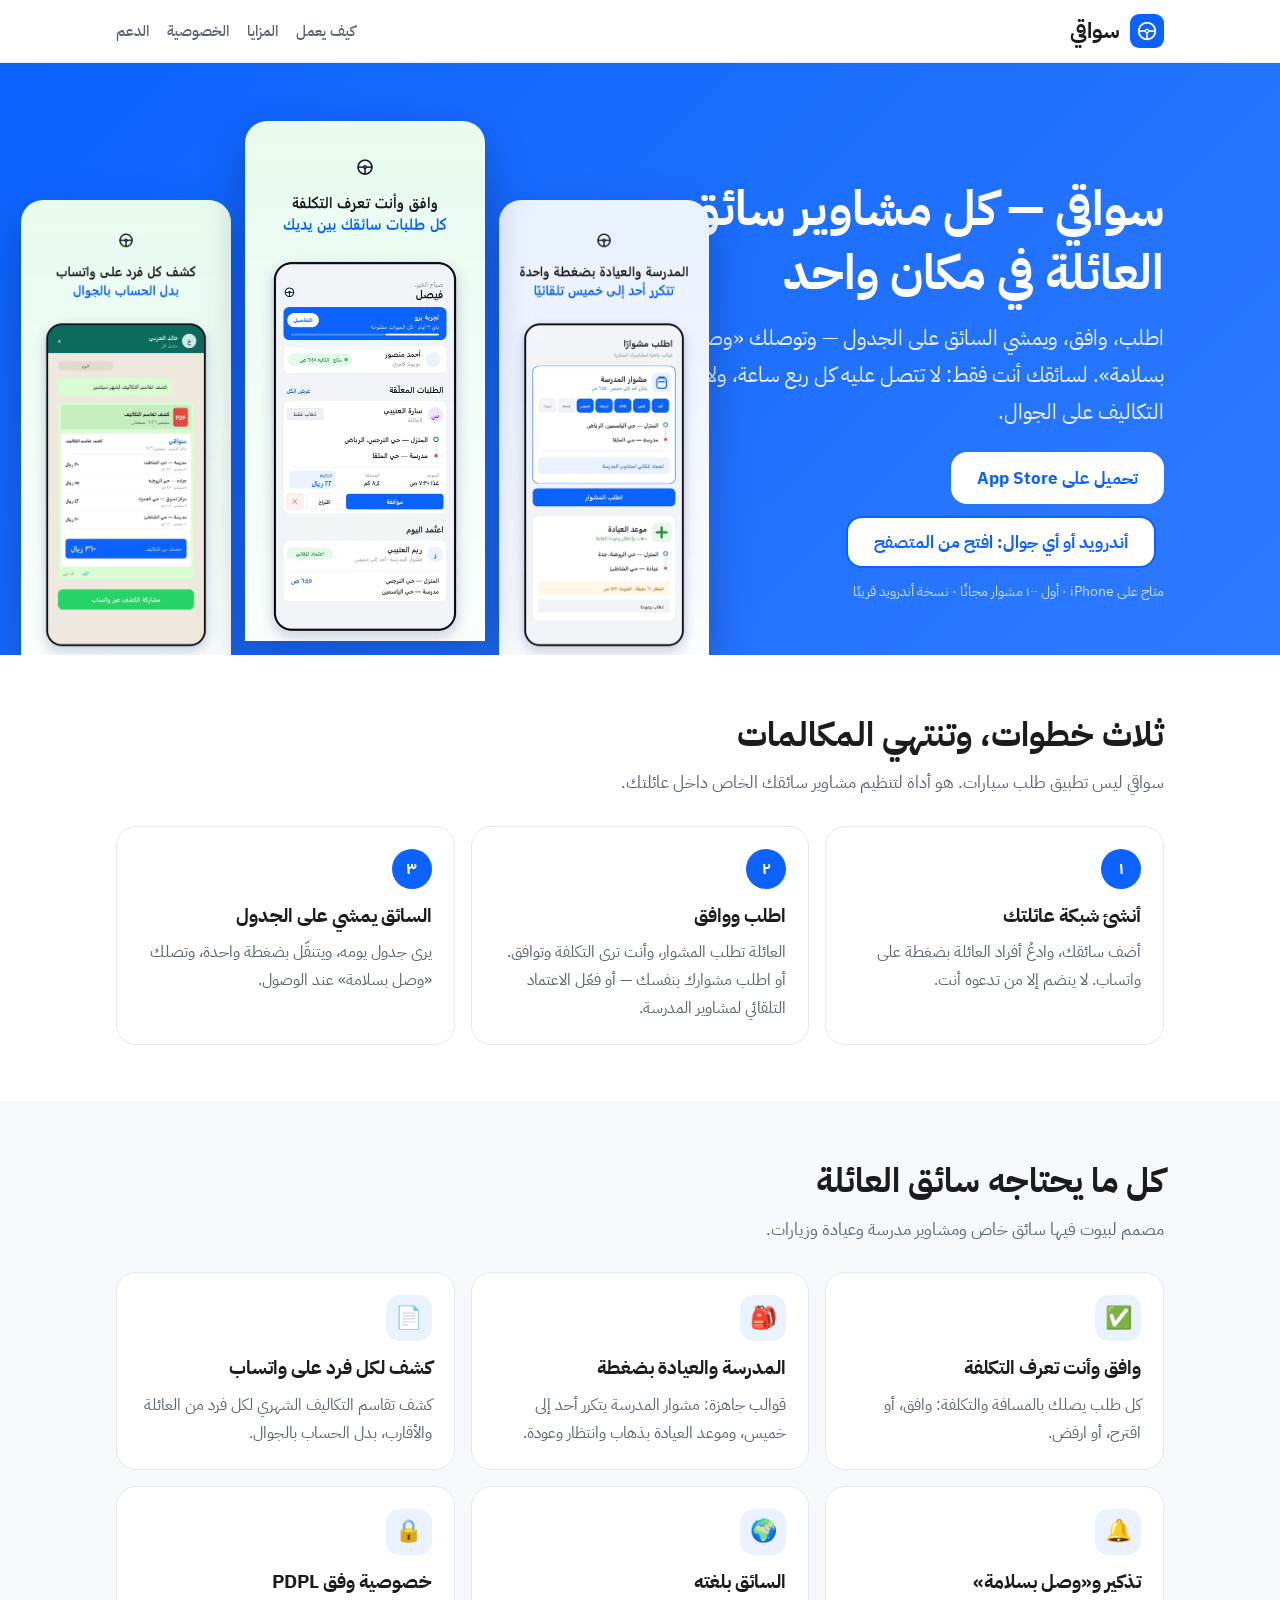
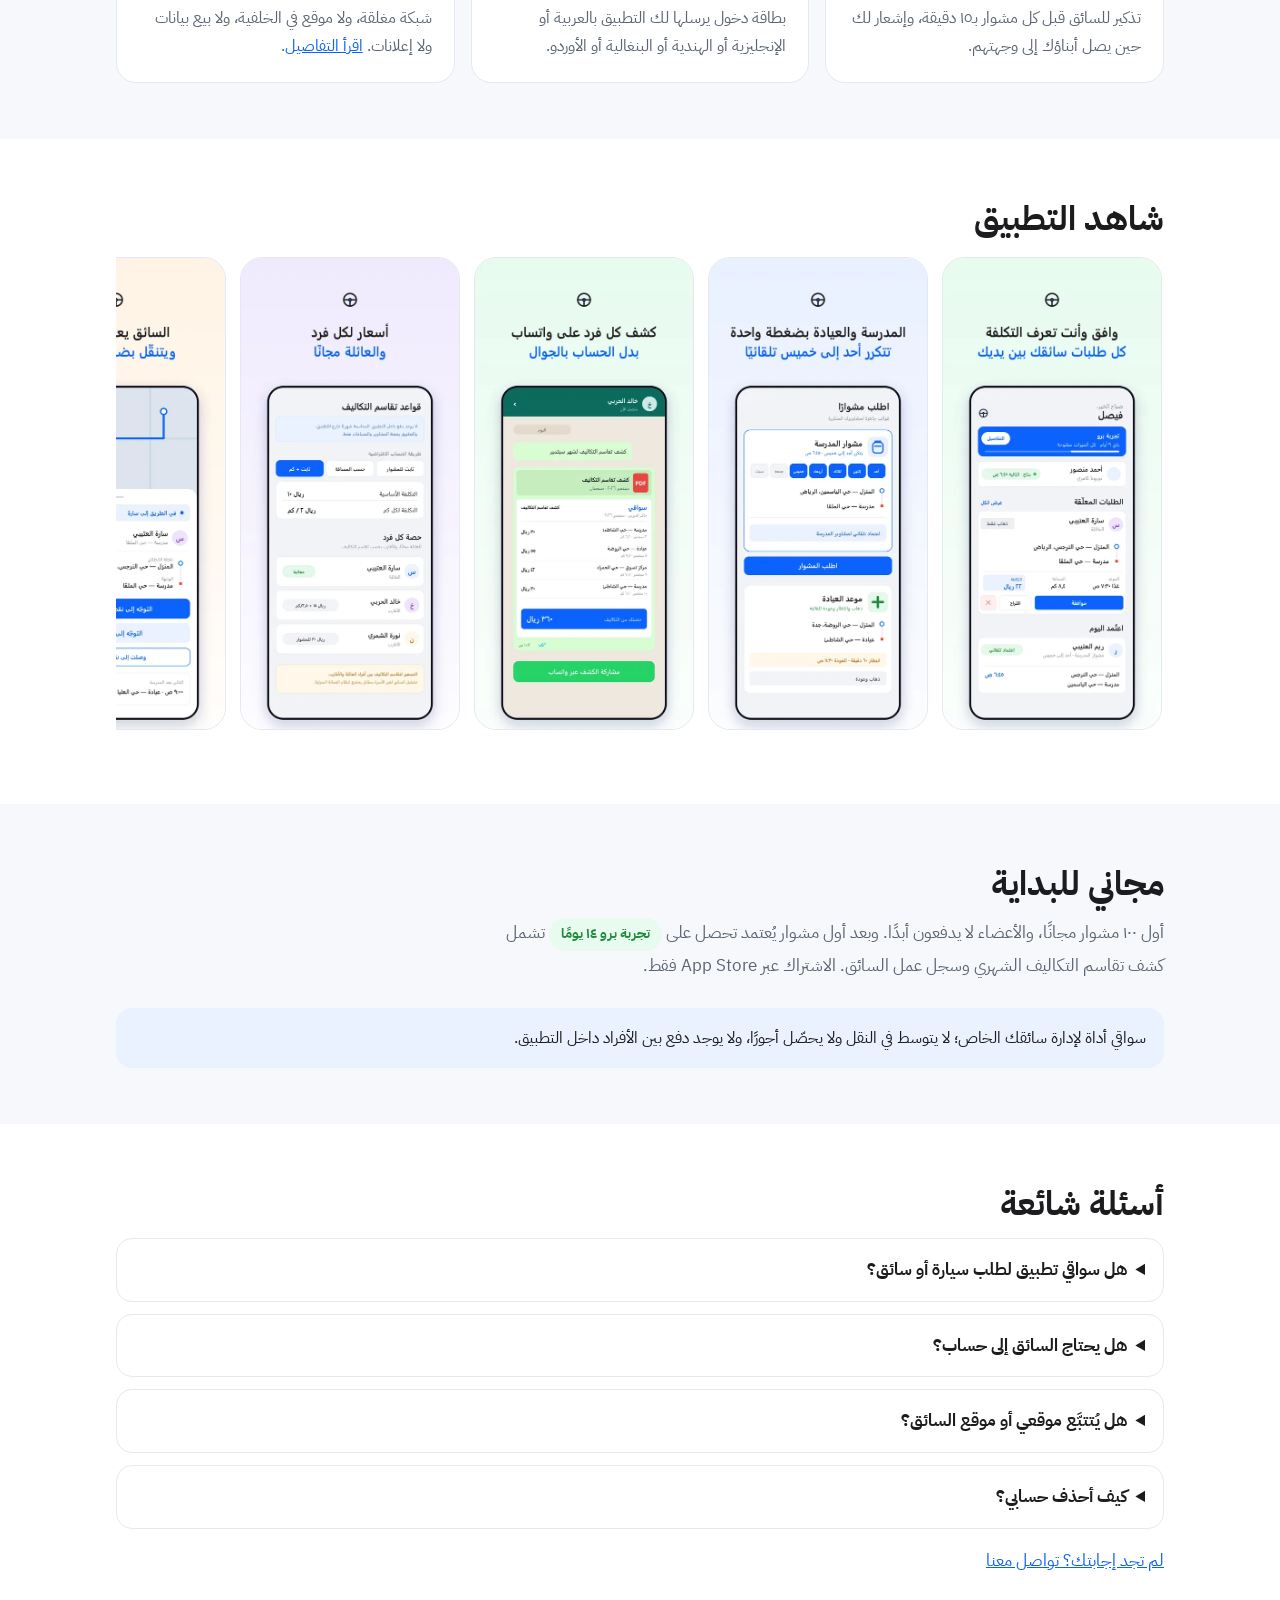
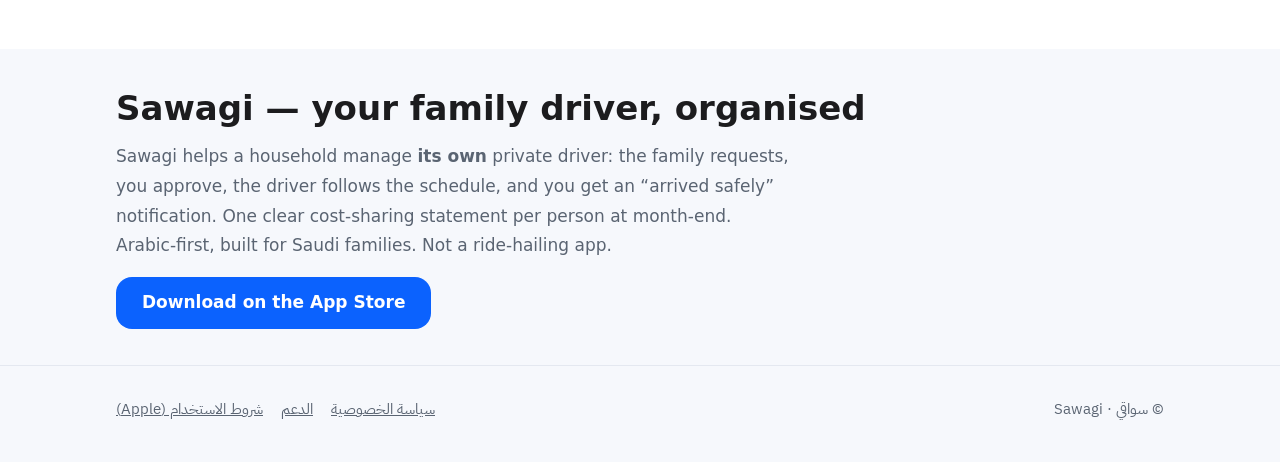
<file: index.html>
<!doctype html>
<html lang="ar" dir="rtl">
<head>
<meta charset="utf-8">
<meta name="viewport" content="width=device-width, initial-scale=1, viewport-fit=cover">
<title>سواقي — كل مشاوير سائق العائلة في مكان واحد</title>
<meta name="description" content="سواقي ينظّم مشاوير سائقك الخاص: العائلة تطلب، وأنت توافق، والسائق يعرف جدوله. كشف واضح لتقاسم التكاليف، وإشعار «وصل بسلامة». لسائقك أنت فقط.">
<link rel="canonical" href="https://hassma0k.github.io/sawagi-site/">
<meta name="theme-color" content="#0B62FE">

<!-- Apple Smart App Banner (shows an "Open / Get" bar in Safari on iPhone) -->
<meta name="apple-itunes-app" content="app-id=6806620276, app-argument=https://hassma0k.github.io/sawagi-site/go.html?c=web">

<meta property="og:type" content="website">
<meta property="og:locale" content="ar_SA">
<meta property="og:title" content="سواقي — كل مشاوير سائق العائلة في مكان واحد">
<meta property="og:description" content="اطلب، وافق، ويمشي السائق على الجدول — وتوصلك «وصل بسلامة». لسائقك أنت فقط.">
<meta property="og:url" content="https://hassma0k.github.io/sawagi-site/">
<meta property="og:image" content="https://hassma0k.github.io/sawagi-site/assets/og-image.png">
<meta name="twitter:card" content="summary_large_image">

<link rel="icon" href="assets/favicon.png" type="image/png">
<link rel="apple-touch-icon" href="assets/apple-touch-icon.png">

<link rel="preconnect" href="https://fonts.googleapis.com">
<link rel="preconnect" href="https://fonts.gstatic.com" crossorigin>
<link href="https://fonts.googleapis.com/css2?family=IBM+Plex+Sans+Arabic:wght@400;500;600;700&display=swap" rel="stylesheet">
<link rel="stylesheet" href="assets/style.css">

<script type="application/ld+json">
{"@context":"https://schema.org","@type":"MobileApplication","name":"سواقي","alternateName":"Sawagi","operatingSystem":"iOS","applicationCategory":"LifestyleApplication","inLanguage":"ar","url":"https://hassma0k.github.io/sawagi-site/","installUrl":"https://apps.apple.com/sa/app/id6806620276","offers":{"@type":"Offer","price":"0","priceCurrency":"SAR"}}
</script>
</head>
<body>

<header class="site-header">
  <div class="wrap">
    <a class="brand" href="./"><img src="assets/logo.png" alt="" width="34" height="34"> سواقي</a>
    <nav class="nav" aria-label="القائمة">
      <a class="hide-sm" href="#how">كيف يعمل</a>
      <a class="hide-sm" href="#features">المزايا</a>
      <a href="privacy.html">الخصوصية</a>
      <a href="support.html">الدعم</a>
    </nav>
  </div>
</header>

<main>
<section class="hero">
  <div class="wrap">
    <div>
      <h1>سواقي — كل مشاوير سائق العائلة في مكان واحد</h1>
      <p class="lead">اطلب، وافق، ويمشي السائق على الجدول — وتوصلك «وصل بسلامة». لسائقك أنت فقط: لا تتصل عليه كل ربع ساعة، ولا تحسب التكاليف على الجوال.</p>
      <div class="cta">
        <a class="btn" href="go.html?c=web" id="cta-main">تحميل على App Store</a>
        <a class="btn" href="app/" style="background:#fff;color:#0B62FE;border:2px solid #0B62FE;margin-inline-start:8px">أندرويد أو أي جوال: افتح من المتصفح</a>
      </div>
      <small>متاح على iPhone · أول ١٠٠ مشوار مجانًا · نسخة أندرويد قريبًا</small>
    </div>
    <div class="phones" aria-hidden="true">
      <img src="assets/shot-templates.webp" alt="" width="480" height="1038" loading="eager">
      <img src="assets/shot-approval.webp" alt="" width="480" height="1038" loading="eager">
      <img src="assets/shot-statement.webp" alt="" width="480" height="1038" loading="lazy">
    </div>
  </div>
</section>

<section id="how">
  <div class="wrap">
    <h2>ثلاث خطوات، وتنتهي المكالمات</h2>
    <p class="sub">سواقي ليس تطبيق طلب سيارات. هو أداة لتنظيم مشاوير سائقك الخاص داخل عائلتك.</p>
    <div class="grid c3">
      <div class="card"><div class="step-n">١</div><h3>أنشئ شبكة عائلتك</h3><p>أضف سائقك، وادعُ أفراد العائلة بضغطة على واتساب. لا ينضم إلا من تدعوه أنت.</p></div>
      <div class="card"><div class="step-n">٢</div><h3>اطلب ووافق</h3><p>العائلة تطلب المشوار، وأنت ترى التكلفة وتوافق. أو اطلب مشوارك بنفسك — أو فعّل الاعتماد التلقائي لمشاوير المدرسة.</p></div>
      <div class="card"><div class="step-n">٣</div><h3>السائق يمشي على الجدول</h3><p>يرى جدول يومه، ويتنقّل بضغطة واحدة، وتصلك «وصل بسلامة» عند الوصول.</p></div>
    </div>
  </div>
</section>

<section class="soft" id="features">
  <div class="wrap">
    <h2>كل ما يحتاجه سائق العائلة</h2>
    <p class="sub">مصمم لبيوت فيها سائق خاص ومشاوير مدرسة وعيادة وزيارات.</p>
    <div class="grid c3">
      <div class="card"><div class="ico">✅</div><h3>وافق وأنت تعرف التكلفة</h3><p>كل طلب يصلك بالمسافة والتكلفة: وافق، أو اقترح، أو ارفض.</p></div>
      <div class="card"><div class="ico">🎒</div><h3>المدرسة والعيادة بضغطة</h3><p>قوالب جاهزة: مشوار المدرسة يتكرر أحد إلى خميس، وموعد العيادة بذهاب وانتظار وعودة.</p></div>
      <div class="card"><div class="ico">📄</div><h3>كشف لكل فرد على واتساب</h3><p>كشف تقاسم التكاليف الشهري لكل فرد من العائلة والأقارب، بدل الحساب بالجوال.</p></div>
      <div class="card"><div class="ico">🔔</div><h3>تذكير و«وصل بسلامة»</h3><p>تذكير للسائق قبل كل مشوار بـ١٥ دقيقة، وإشعار لك حين يصل أبناؤك إلى وجهتهم.</p></div>
      <div class="card"><div class="ico">🌍</div><h3>السائق بلغته</h3><p>بطاقة دخول يرسلها لك التطبيق بالعربية أو الإنجليزية أو الهندية أو البنغالية أو الأوردو.</p></div>
      <div class="card"><div class="ico">🔒</div><h3>خصوصية وفق PDPL</h3><p>شبكة مغلقة، ولا موقع في الخلفية، ولا بيع بيانات ولا إعلانات. <a href="privacy.html">اقرأ التفاصيل</a>.</p></div>
    </div>
  </div>
</section>

<section>
  <div class="wrap">
    <h2>شاهد التطبيق</h2>
    <div class="shots" aria-label="لقطات من التطبيق">
      <img src="assets/shot-approval.webp" alt="بطاقة الموافقة على طلب مشوار" width="480" height="1038" loading="lazy">
      <img src="assets/shot-templates.webp" alt="قوالب المدرسة والعيادة" width="480" height="1038" loading="lazy">
      <img src="assets/shot-statement.webp" alt="كشف تقاسم التكاليف على واتساب" width="480" height="1038" loading="lazy">
      <img src="assets/shot-pricing.webp" alt="حصة كل فرد" width="480" height="1038" loading="lazy">
      <img src="assets/shot-driver.webp" alt="شاشة السائق" width="480" height="1038" loading="lazy">
      <img src="assets/shot-private.webp" alt="بدعوة فقط" width="480" height="1038" loading="lazy">
    </div>
  </div>
</section>

<section class="soft">
  <div class="wrap">
    <h2>مجاني للبداية</h2>
    <p class="sub">أول ١٠٠ مشوار مجانًا، والأعضاء لا يدفعون أبدًا. وبعد أول مشوار يُعتمد تحصل على <span class="pill">تجربة برو ١٤ يومًا</span> تشمل كشف تقاسم التكاليف الشهري وسجل عمل السائق. الاشتراك عبر App Store فقط.</p>
    <div class="note">سواقي أداة لإدارة سائقك الخاص؛ لا يتوسط في النقل ولا يحصّل أجورًا، ولا يوجد دفع بين الأفراد داخل التطبيق.</div>
  </div>
</section>

<section>
  <div class="wrap">
    <h2>أسئلة شائعة</h2>
    <details><summary>هل سواقي تطبيق لطلب سيارة أو سائق؟</summary><p>لا. سواقي لتنظيم مشاوير سائقك الخاص الذي توظفه أنت. لا يعرض سائقين ولا يربطك بغرباء.</p></details>
    <details><summary>هل يحتاج السائق إلى حساب؟</summary><p>نعم، تنشئ له حسابًا من التطبيق ثم ترسل له بطاقة الدخول على واتساب بلغته.</p></details>
    <details><summary>هل يُتتبَّع موقعي أو موقع السائق؟</summary><p>لا نتتبع أحدًا في الخلفية. الموقع يُستخدم فقط عند اختيار نقطة الانطلاق أو عرض الطريق وأنت تستخدم التطبيق.</p></details>
    <details><summary>كيف أحذف حسابي؟</summary><p>من الإعدادات داخل التطبيق ← حذف الحساب. التفاصيل في <a href="support.html#delete">صفحة الدعم</a>.</p></details>
    <p><a href="support.html">لم تجد إجابتك؟ تواصل معنا</a></p>
  </div>
</section>

<section class="soft en" lang="en" dir="ltr" style="padding:36px 0">
  <div class="wrap">
    <h2>Sawagi — your family driver, organised</h2>
    <p class="sub" style="margin-bottom:16px">Sawagi helps a household manage <strong>its own</strong> private driver: the family requests, you approve, the driver follows the schedule, and you get an “arrived safely” notification. One clear cost-sharing statement per person at month-end. Arabic-first, built for Saudi families. Not a ride-hailing app.</p>
    <a class="btn" href="go.html?c=web">Download on the App Store</a>
  </div>
</section>
</main>

<footer>
  <div class="wrap">
    <div>© سواقي · Sawagi</div>
    <nav aria-label="روابط">
      <a href="privacy.html">سياسة الخصوصية</a>
      <a href="support.html">الدعم</a>
      <a href="https://www.apple.com/legal/internet-services/itunes/dev/stdeula/" rel="noopener">شروط الاستخدام (Apple)</a>
    </nav>
  </div>
</footer>
</body>
</html>
</file>
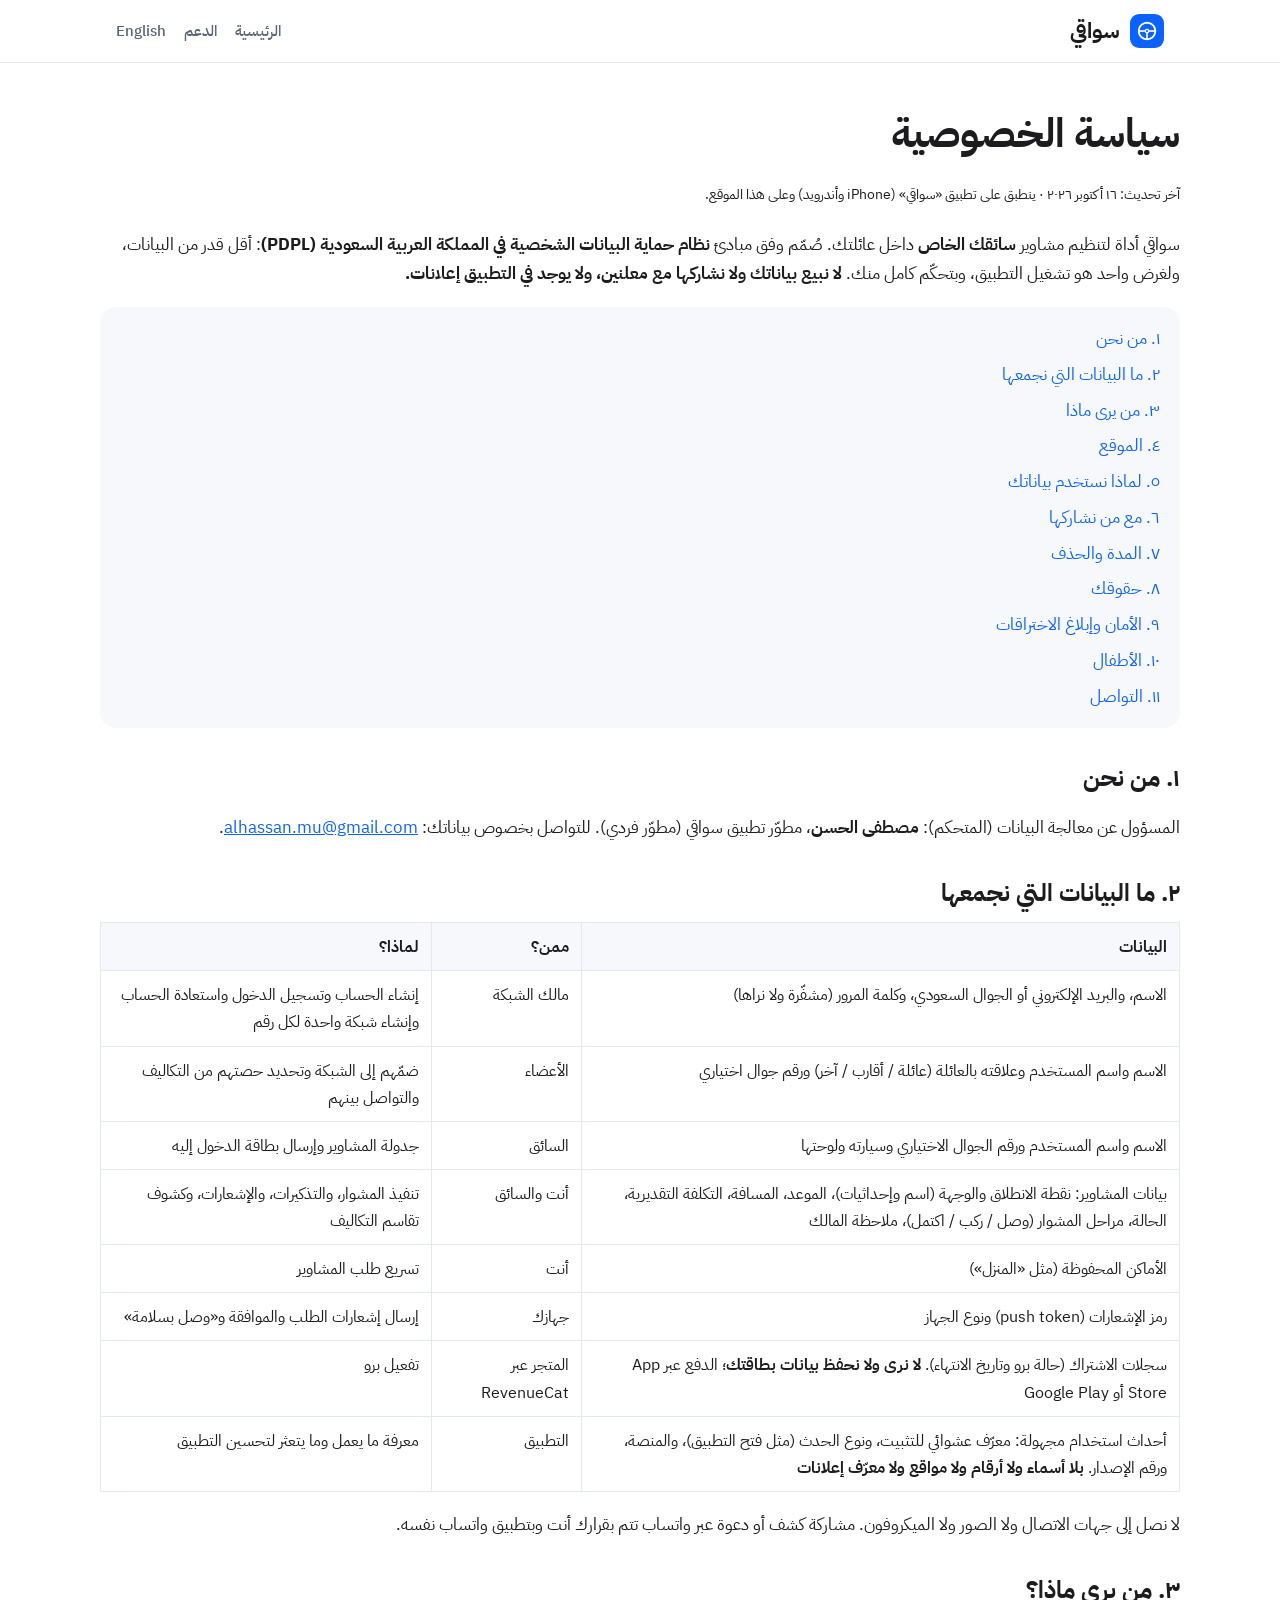
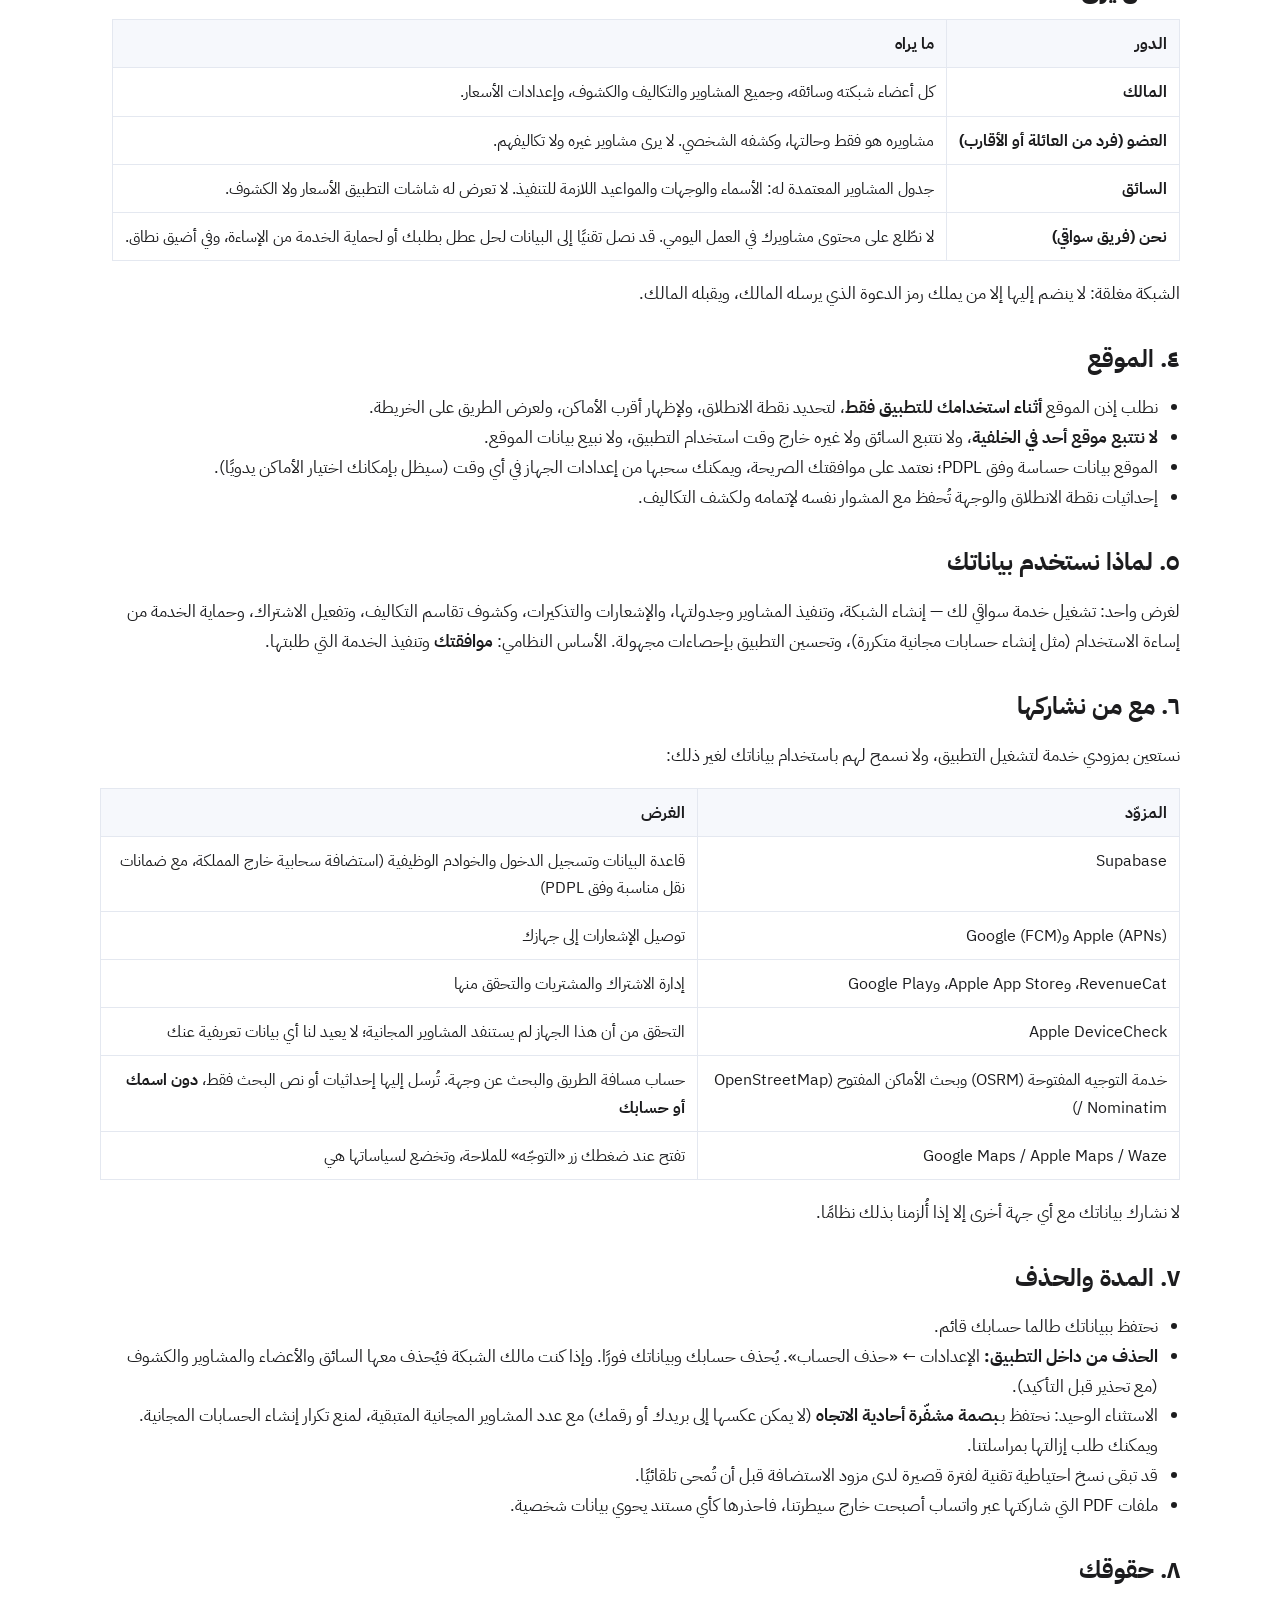
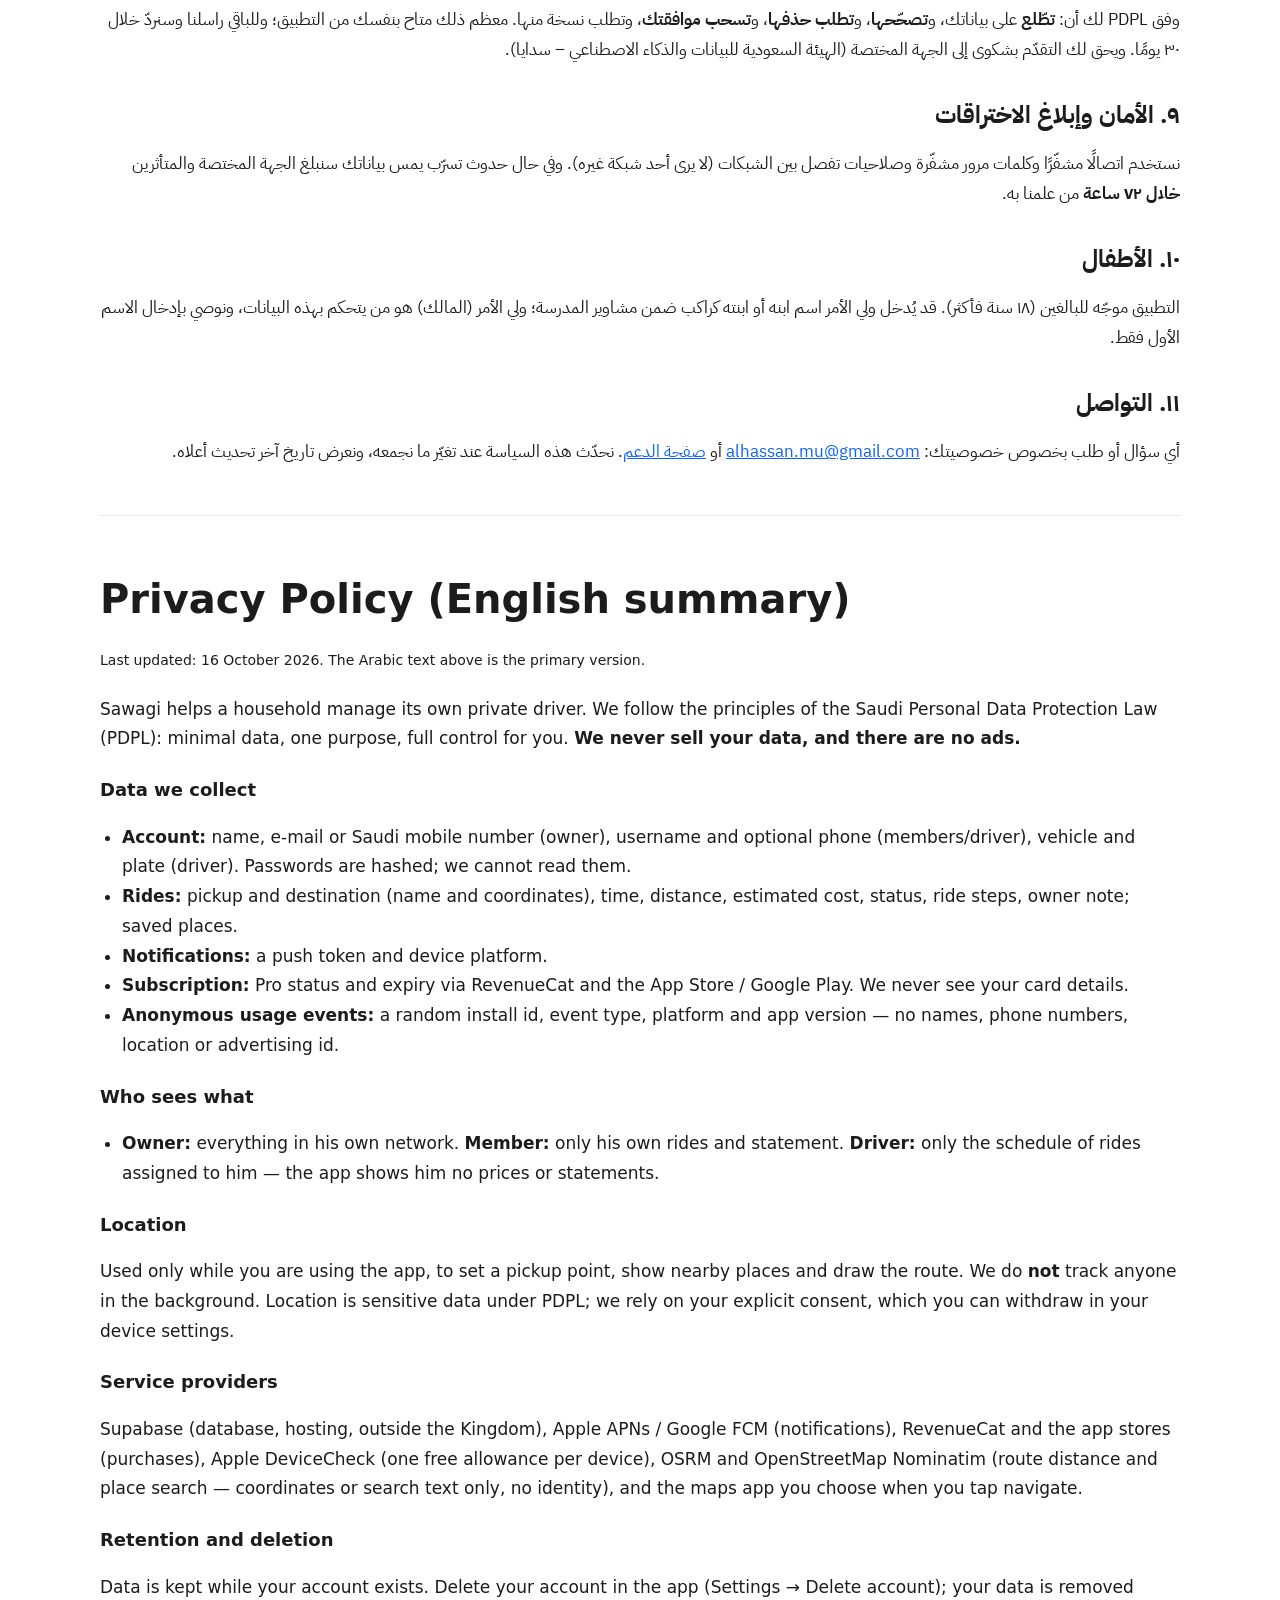
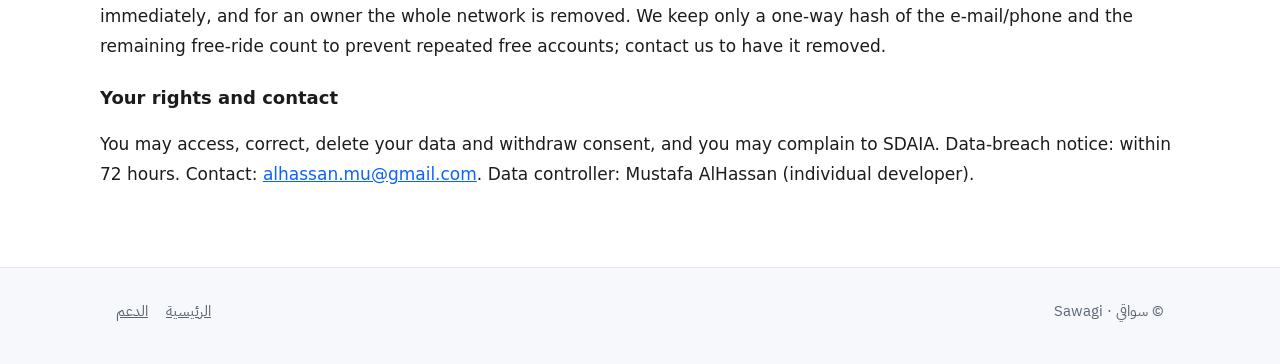
<file: privacy.html>
<!doctype html>
<html lang="ar" dir="rtl">
<head>
<meta charset="utf-8">
<meta name="viewport" content="width=device-width, initial-scale=1, viewport-fit=cover">
<title>سياسة الخصوصية — سواقي</title>
<meta name="description" content="سياسة خصوصية تطبيق سواقي وفق نظام حماية البيانات الشخصية السعودي (PDPL): ما البيانات التي نجمعها، ومن يراها، ومتى نستخدم الموقع، وكيف تحذف حسابك.">
<link rel="canonical" href="https://hassma0k.github.io/sawagi-site/privacy.html">
<meta name="theme-color" content="#0B62FE">
<link rel="icon" href="assets/favicon.png" type="image/png">
<link rel="apple-touch-icon" href="assets/apple-touch-icon.png">
<link rel="preconnect" href="https://fonts.googleapis.com">
<link rel="preconnect" href="https://fonts.gstatic.com" crossorigin>
<link href="https://fonts.googleapis.com/css2?family=IBM+Plex+Sans+Arabic:wght@400;500;600;700&display=swap" rel="stylesheet">
<link rel="stylesheet" href="assets/style.css">
<!--
  BEFORE PUBLISHING (founder checklist — see DEPLOY.md):
  1. Confirm the Supabase project region (Supabase dashboard > Project Settings > General) and keep section 6 wording ("خارج المملكة") if it is not in Saudi Arabia.
  2. alhassan.mu@gmail.com must exist (Cloudflare Email Routing) — otherwise replace it everywhere.
  This page is a plain-language notice, not legal advice. A lawyer should review it before any paid campaign or partner deal.
-->
</head>
<body>
<header class="site-header">
  <div class="wrap">
    <a class="brand" href="./"><img src="assets/logo.png" alt="" width="34" height="34"> سواقي</a>
    <nav class="nav" aria-label="القائمة">
      <a href="index.html" class="hide-sm">الرئيسية</a>
      <a href="support.html">الدعم</a>
      <a href="#en">English</a>
    </nav>
  </div>
</header>

<main class="wrap page">
  <h1>سياسة الخصوصية</h1>
  <p class="updated">آخر تحديث: ١٦ أكتوبر ٢٠٢٦ · ينطبق على تطبيق «سواقي» (iPhone وأندرويد) وعلى هذا الموقع.</p>

  <p>سواقي أداة لتنظيم مشاوير <strong>سائقك الخاص</strong> داخل عائلتك. صُمّم وفق مبادئ <strong>نظام حماية البيانات الشخصية في المملكة العربية السعودية (PDPL)</strong>: أقل قدر من البيانات، ولغرض واحد هو تشغيل التطبيق، وبتحكّم كامل منك. <strong>لا نبيع بياناتك ولا نشاركها مع معلنين، ولا يوجد في التطبيق إعلانات.</strong></p>

  <div class="toc">
    <a href="#who">١. من نحن</a>
    <a href="#data">٢. ما البيانات التي نجمعها</a>
    <a href="#see">٣. من يرى ماذا</a>
    <a href="#location">٤. الموقع</a>
    <a href="#why">٥. لماذا نستخدم بياناتك</a>
    <a href="#share">٦. مع من نشاركها</a>
    <a href="#keep">٧. المدة والحذف</a>
    <a href="#rights">٨. حقوقك</a>
    <a href="#security">٩. الأمان وإبلاغ الاختراقات</a>
    <a href="#kids">١٠. الأطفال</a>
    <a href="#contact">١١. التواصل</a>
  </div>

  <h2 id="who">١. من نحن</h2>
  <p>المسؤول عن معالجة البيانات (المتحكم): <strong>مصطفى الحسن</strong>، مطوّر تطبيق سواقي (مطوّر فردي). للتواصل بخصوص بياناتك: <a href="mailto:alhassan.mu@gmail.com">alhassan.mu@gmail.com</a>.</p>

  <h2 id="data">٢. ما البيانات التي نجمعها</h2>
  <table>
    <thead><tr><th>البيانات</th><th>ممن؟</th><th>لماذا؟</th></tr></thead>
    <tbody>
      <tr><td>الاسم، والبريد الإلكتروني أو الجوال السعودي، وكلمة المرور (مشفّرة ولا نراها)</td><td>مالك الشبكة</td><td>إنشاء الحساب وتسجيل الدخول واستعادة الحساب وإنشاء شبكة واحدة لكل رقم</td></tr>
      <tr><td>الاسم واسم المستخدم وعلاقته بالعائلة (عائلة / أقارب / آخر) ورقم جوال اختياري</td><td>الأعضاء</td><td>ضمّهم إلى الشبكة وتحديد حصتهم من التكاليف والتواصل بينهم</td></tr>
      <tr><td>الاسم واسم المستخدم ورقم الجوال الاختياري وسيارته ولوحتها</td><td>السائق</td><td>جدولة المشاوير وإرسال بطاقة الدخول إليه</td></tr>
      <tr><td>بيانات المشاوير: نقطة الانطلاق والوجهة (اسم وإحداثيات)، الموعد، المسافة، التكلفة التقديرية، الحالة، مراحل المشوار (وصل / ركب / اكتمل)، ملاحظة المالك</td><td>أنت والسائق</td><td>تنفيذ المشوار، والتذكيرات، والإشعارات، وكشوف تقاسم التكاليف</td></tr>
      <tr><td>الأماكن المحفوظة (مثل «المنزل»)</td><td>أنت</td><td>تسريع طلب المشاوير</td></tr>
      <tr><td>رمز الإشعارات (push token) ونوع الجهاز</td><td>جهازك</td><td>إرسال إشعارات الطلب والموافقة و«وصل بسلامة»</td></tr>
      <tr><td>سجلات الاشتراك (حالة برو وتاريخ الانتهاء). <strong>لا نرى ولا نحفظ بيانات بطاقتك</strong>؛ الدفع عبر App Store أو Google Play</td><td>المتجر عبر RevenueCat</td><td>تفعيل برو</td></tr>
      <tr><td>أحداث استخدام مجهولة: معرّف عشوائي للتثبيت، ونوع الحدث (مثل فتح التطبيق)، والمنصة، ورقم الإصدار. <strong>بلا أسماء ولا أرقام ولا مواقع ولا معرّف إعلانات</strong></td><td>التطبيق</td><td>معرفة ما يعمل وما يتعثر لتحسين التطبيق</td></tr>
    </tbody>
  </table>
  <p>لا نصل إلى جهات الاتصال ولا الصور ولا الميكروفون. مشاركة كشف أو دعوة عبر واتساب تتم بقرارك أنت وبتطبيق واتساب نفسه.</p>

  <h2 id="see">٣. من يرى ماذا؟</h2>
  <table>
    <thead><tr><th>الدور</th><th>ما يراه</th></tr></thead>
    <tbody>
      <tr><td><strong>المالك</strong></td><td>كل أعضاء شبكته وسائقه، وجميع المشاوير والتكاليف والكشوف، وإعدادات الأسعار.</td></tr>
      <tr><td><strong>العضو (فرد من العائلة أو الأقارب)</strong></td><td>مشاويره هو فقط وحالتها، وكشفه الشخصي. لا يرى مشاوير غيره ولا تكاليفهم.</td></tr>
      <tr><td><strong>السائق</strong></td><td>جدول المشاوير المعتمدة له: الأسماء والوجهات والمواعيد اللازمة للتنفيذ. لا تعرض له شاشات التطبيق الأسعار ولا الكشوف.</td></tr>
      <tr><td><strong>نحن (فريق سواقي)</strong></td><td>لا نطّلع على محتوى مشاويرك في العمل اليومي. قد نصل تقنيًا إلى البيانات لحل عطل بطلبك أو لحماية الخدمة من الإساءة، وفي أضيق نطاق.</td></tr>
    </tbody>
  </table>
  <p>الشبكة مغلقة: لا ينضم إليها إلا من يملك رمز الدعوة الذي يرسله المالك، ويقبله المالك.</p>

  <h2 id="location">٤. الموقع</h2>
  <ul>
    <li>نطلب إذن الموقع <strong>أثناء استخدامك للتطبيق فقط</strong>، لتحديد نقطة الانطلاق، ولإظهار أقرب الأماكن، ولعرض الطريق على الخريطة.</li>
    <li><strong>لا نتتبع موقع أحد في الخلفية</strong>، ولا نتتبع السائق ولا غيره خارج وقت استخدام التطبيق، ولا نبيع بيانات الموقع.</li>
    <li>الموقع بيانات حساسة وفق PDPL؛ نعتمد على موافقتك الصريحة، ويمكنك سحبها من إعدادات الجهاز في أي وقت (سيظل بإمكانك اختيار الأماكن يدويًا).</li>
    <li>إحداثيات نقطة الانطلاق والوجهة تُحفظ مع المشوار نفسه لإتمامه ولكشف التكاليف.</li>
  </ul>

  <h2 id="why">٥. لماذا نستخدم بياناتك</h2>
  <p>لغرض واحد: تشغيل خدمة سواقي لك — إنشاء الشبكة، وتنفيذ المشاوير وجدولتها، والإشعارات والتذكيرات، وكشوف تقاسم التكاليف، وتفعيل الاشتراك، وحماية الخدمة من إساءة الاستخدام (مثل إنشاء حسابات مجانية متكررة)، وتحسين التطبيق بإحصاءات مجهولة. الأساس النظامي: <strong>موافقتك</strong> وتنفيذ الخدمة التي طلبتها.</p>

  <h2 id="share">٦. مع من نشاركها</h2>
  <p>نستعين بمزودي خدمة لتشغيل التطبيق، ولا نسمح لهم باستخدام بياناتك لغير ذلك:</p>
  <table>
    <thead><tr><th>المزوّد</th><th>الغرض</th></tr></thead>
    <tbody>
      <tr><td>Supabase</td><td>قاعدة البيانات وتسجيل الدخول والخوادم الوظيفية (استضافة سحابية خارج المملكة، مع ضمانات نقل مناسبة وفق PDPL)</td></tr>
      <tr><td>Apple (APNs) وGoogle (FCM)</td><td>توصيل الإشعارات إلى جهازك</td></tr>
      <tr><td>RevenueCat، وApple App Store، وGoogle Play</td><td>إدارة الاشتراك والمشتريات والتحقق منها</td></tr>
      <tr><td>Apple DeviceCheck</td><td>التحقق من أن هذا الجهاز لم يستنفد المشاوير المجانية؛ لا يعيد لنا أي بيانات تعريفية عنك</td></tr>
      <tr><td>خدمة التوجيه المفتوحة (OSRM) وبحث الأماكن المفتوح (OpenStreetMap / Nominatim)</td><td>حساب مسافة الطريق والبحث عن وجهة. تُرسل إليها إحداثيات أو نص البحث فقط، <strong>دون اسمك أو حسابك</strong></td></tr>
      <tr><td>Google Maps / Apple Maps / Waze</td><td>تفتح عند ضغطك زر «التوجّه» للملاحة، وتخضع لسياساتها هي</td></tr>
    </tbody>
  </table>
  <p>لا نشارك بياناتك مع أي جهة أخرى إلا إذا أُلزمنا بذلك نظامًا.</p>

  <h2 id="keep">٧. المدة والحذف</h2>
  <ul>
    <li>نحتفظ ببياناتك طالما حسابك قائم.</li>
    <li><strong>الحذف من داخل التطبيق:</strong> الإعدادات ← «حذف الحساب». يُحذف حسابك وبياناتك فورًا. وإذا كنت مالك الشبكة فيُحذف معها السائق والأعضاء والمشاوير والكشوف (مع تحذير قبل التأكيد).</li>
    <li>الاستثناء الوحيد: نحتفظ بـ<strong>بصمة مشفّرة أحادية الاتجاه</strong> (لا يمكن عكسها إلى بريدك أو رقمك) مع عدد المشاوير المجانية المتبقية، لمنع تكرار إنشاء الحسابات المجانية. ويمكنك طلب إزالتها بمراسلتنا.</li>
    <li>قد تبقى نسخ احتياطية تقنية لفترة قصيرة لدى مزود الاستضافة قبل أن تُمحى تلقائيًا.</li>
    <li>ملفات PDF التي شاركتها عبر واتساب أصبحت خارج سيطرتنا، فاحذرها كأي مستند يحوي بيانات شخصية.</li>
  </ul>

  <h2 id="rights">٨. حقوقك</h2>
  <p>وفق PDPL لك أن: <strong>تطّلع</strong> على بياناتك، و<strong>تصحّحها</strong>، و<strong>تطلب حذفها</strong>، و<strong>تسحب موافقتك</strong>، وتطلب نسخة منها. معظم ذلك متاح بنفسك من التطبيق؛ وللباقي راسلنا وسنردّ خلال ٣٠ يومًا. ويحق لك التقدّم بشكوى إلى الجهة المختصة (الهيئة السعودية للبيانات والذكاء الاصطناعي – سدايا).</p>

  <h2 id="security">٩. الأمان وإبلاغ الاختراقات</h2>
  <p>نستخدم اتصالًا مشفّرًا وكلمات مرور مشفّرة وصلاحيات تفصل بين الشبكات (لا يرى أحد شبكة غيره). وفي حال حدوث تسرّب يمس بياناتك سنبلغ الجهة المختصة والمتأثرين <strong>خلال ٧٢ ساعة</strong> من علمنا به.</p>

  <h2 id="kids">١٠. الأطفال</h2>
  <p>التطبيق موجّه للبالغين (١٨ سنة فأكثر). قد يُدخل ولي الأمر اسم ابنه أو ابنته كراكب ضمن مشاوير المدرسة؛ ولي الأمر (المالك) هو من يتحكم بهذه البيانات، ونوصي بإدخال الاسم الأول فقط.</p>

  <h2 id="contact">١١. التواصل</h2>
  <p>أي سؤال أو طلب بخصوص خصوصيتك: <a href="mailto:alhassan.mu@gmail.com">alhassan.mu@gmail.com</a> أو <a href="support.html">صفحة الدعم</a>. نحدّث هذه السياسة عند تغيّر ما نجمعه، ونعرض تاريخ آخر تحديث أعلاه.</p>

  <hr style="margin:48px 0;border:0;border-top:1px solid var(--line)">

  <article id="en" class="en" lang="en" dir="ltr">
    <h1>Privacy Policy (English summary)</h1>
    <p class="updated">Last updated: 16 October 2026. The Arabic text above is the primary version.</p>
    <p>Sawagi helps a household manage its own private driver. We follow the principles of the Saudi Personal Data Protection Law (PDPL): minimal data, one purpose, full control for you. <strong>We never sell your data, and there are no ads.</strong></p>
    <h3>Data we collect</h3>
    <ul>
      <li><strong>Account:</strong> name, e-mail or Saudi mobile number (owner), username and optional phone (members/driver), vehicle and plate (driver). Passwords are hashed; we cannot read them.</li>
      <li><strong>Rides:</strong> pickup and destination (name and coordinates), time, distance, estimated cost, status, ride steps, owner note; saved places.</li>
      <li><strong>Notifications:</strong> a push token and device platform.</li>
      <li><strong>Subscription:</strong> Pro status and expiry via RevenueCat and the App Store / Google Play. We never see your card details.</li>
      <li><strong>Anonymous usage events:</strong> a random install id, event type, platform and app version — no names, phone numbers, location or advertising id.</li>
    </ul>
    <h3>Who sees what</h3>
    <ul>
      <li><strong>Owner:</strong> everything in his own network. <strong>Member:</strong> only his own rides and statement. <strong>Driver:</strong> only the schedule of rides assigned to him — the app shows him no prices or statements.</li>
    </ul>
    <h3>Location</h3>
    <p>Used only while you are using the app, to set a pickup point, show nearby places and draw the route. We do <strong>not</strong> track anyone in the background. Location is sensitive data under PDPL; we rely on your explicit consent, which you can withdraw in your device settings.</p>
    <h3>Service providers</h3>
    <p>Supabase (database, hosting, outside the Kingdom), Apple APNs / Google FCM (notifications), RevenueCat and the app stores (purchases), Apple DeviceCheck (one free allowance per device), OSRM and OpenStreetMap Nominatim (route distance and place search — coordinates or search text only, no identity), and the maps app you choose when you tap navigate.</p>
    <h3>Retention and deletion</h3>
    <p>Data is kept while your account exists. Delete your account in the app (Settings → Delete account); your data is removed immediately, and for an owner the whole network is removed. We keep only a one-way hash of the e-mail/phone and the remaining free-ride count to prevent repeated free accounts; contact us to have it removed.</p>
    <h3>Your rights and contact</h3>
    <p>You may access, correct, delete your data and withdraw consent, and you may complain to SDAIA. Data-breach notice: within 72 hours. Contact: <a href="mailto:alhassan.mu@gmail.com">alhassan.mu@gmail.com</a>. Data controller: Mustafa AlHassan (individual developer).</p>
  </article>
</main>

<footer>
  <div class="wrap">
    <div>© سواقي · Sawagi</div>
    <nav aria-label="روابط"><a href="index.html">الرئيسية</a><a href="support.html">الدعم</a></nav>
  </div>
</footer>
</body>
</html>
</file>
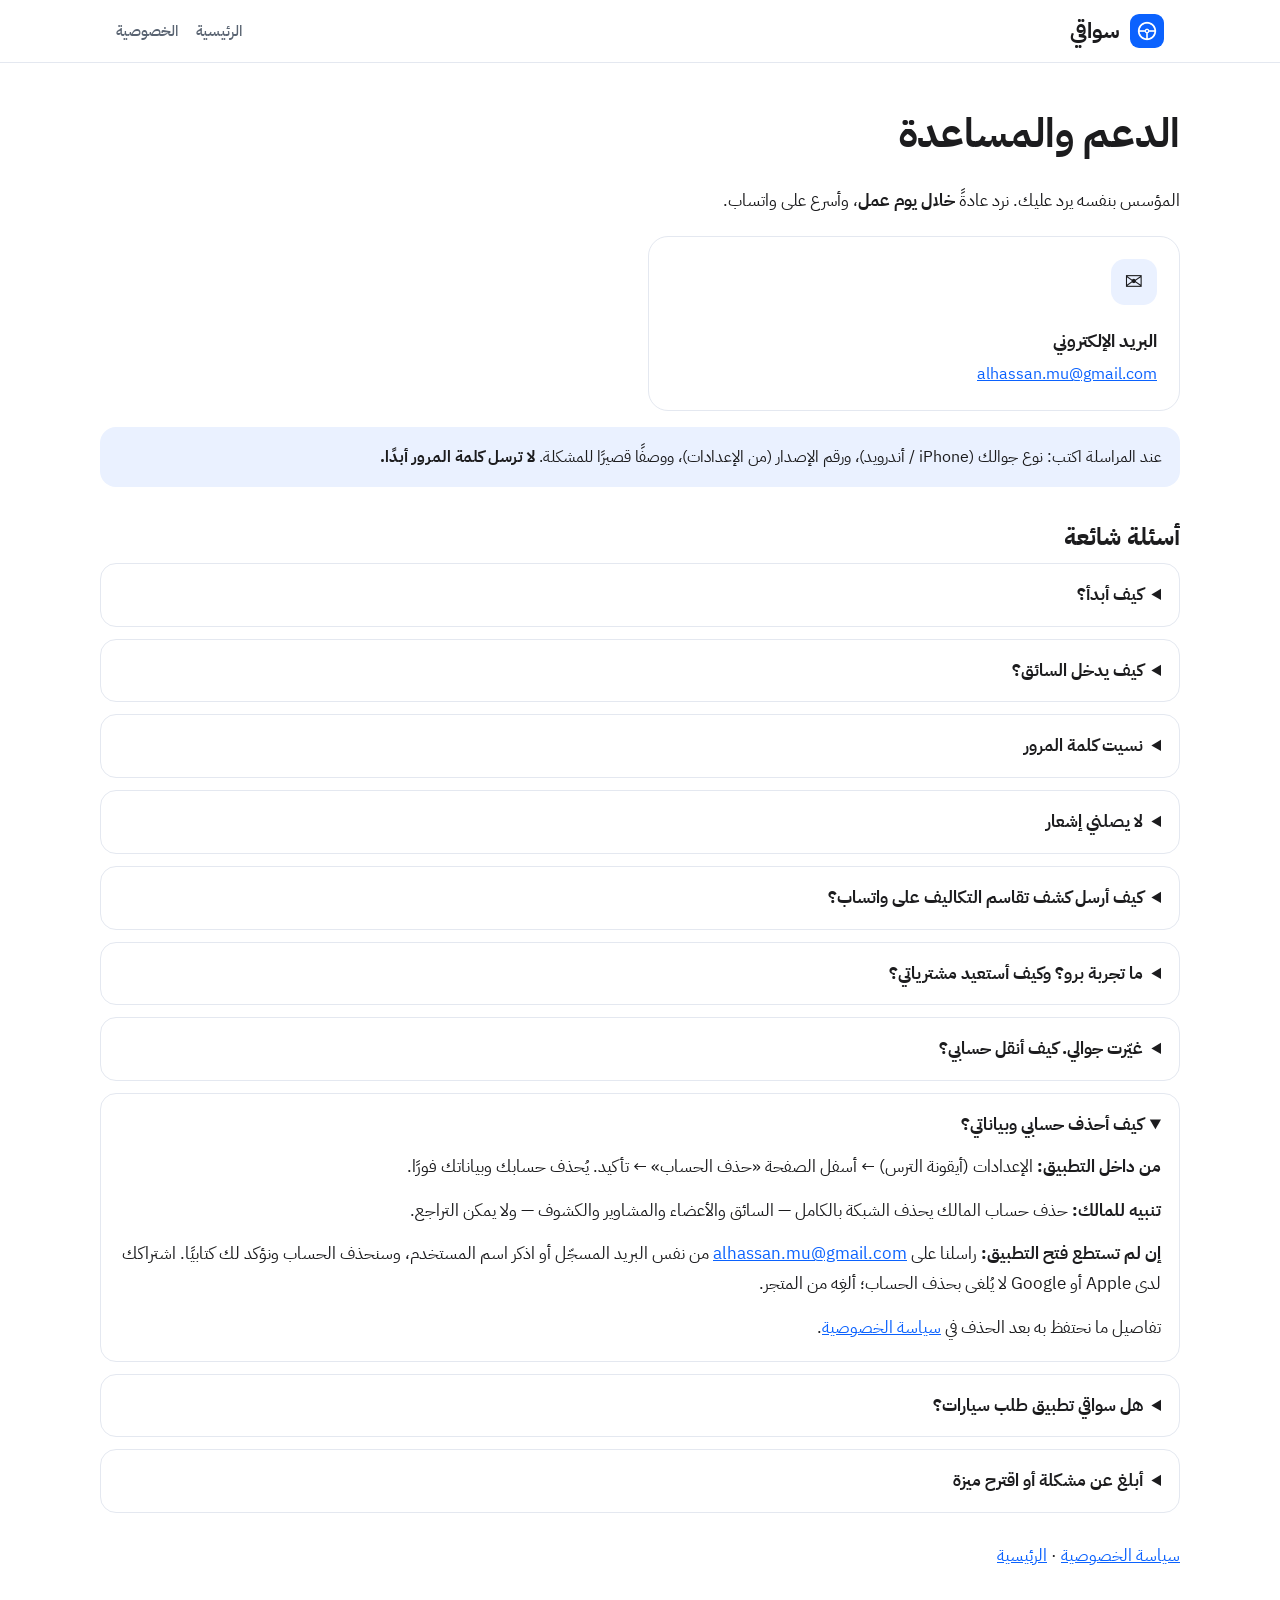
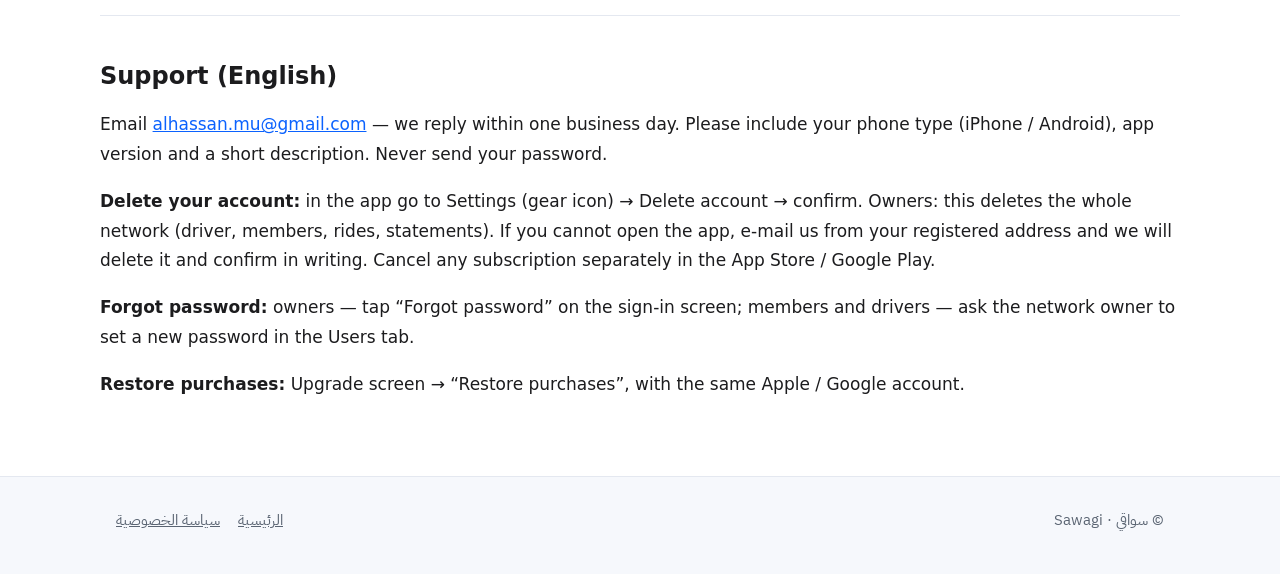
<file: support.html>
<!doctype html>
<html lang="ar" dir="rtl">
<head>
<meta charset="utf-8">
<meta name="viewport" content="width=device-width, initial-scale=1, viewport-fit=cover">
<title>الدعم — سواقي</title>
<meta name="description" content="مساعدة تطبيق سواقي: تسجيل الدخول، بطاقة السائق، الدعوات، كشف تقاسم التكاليف، الاشتراك، وحذف الحساب. نرد خلال يوم عمل.">
<link rel="canonical" href="https://hassma0k.github.io/sawagi-site/support.html">
<meta name="theme-color" content="#0B62FE">
<link rel="icon" href="assets/favicon.png" type="image/png">
<link rel="apple-touch-icon" href="assets/apple-touch-icon.png">
<link rel="preconnect" href="https://fonts.googleapis.com">
<link rel="preconnect" href="https://fonts.gstatic.com" crossorigin>
<link href="https://fonts.googleapis.com/css2?family=IBM+Plex+Sans+Arabic:wght@400;500;600;700&display=swap" rel="stylesheet">
<link rel="stylesheet" href="assets/style.css">
<script src="assets/config.js" defer></script>
</head>
<body>
<header class="site-header">
  <div class="wrap">
    <a class="brand" href="./"><img src="assets/logo.png" alt="" width="34" height="34"> سواقي</a>
    <nav class="nav" aria-label="القائمة">
      <a href="index.html" class="hide-sm">الرئيسية</a>
      <a href="privacy.html">الخصوصية</a>
    </nav>
  </div>
</header>

<main class="wrap page">
  <h1>الدعم والمساعدة</h1>
  <p>المؤسس بنفسه يرد عليك. نرد عادةً <strong>خلال يوم عمل</strong>، وأسرع على واتساب.</p>

  <div class="grid c2" style="margin:20px 0 8px">
    <div class="card"><div class="ico">✉️</div><h3>البريد الإلكتروني</h3><p><a href="mailto:alhassan.mu@gmail.com">alhassan.mu@gmail.com</a></p></div>
    <div class="card" id="wa-card" hidden><div class="ico">💬</div><h3>واتساب</h3><p><a id="wa-link" href="#" rel="noopener">راسل المؤسس على واتساب</a></p></div>
  </div>
  <p class="note">عند المراسلة اكتب: نوع جوالك (iPhone / أندرويد)، ورقم الإصدار (من الإعدادات)، ووصفًا قصيرًا للمشكلة. <strong>لا ترسل كلمة المرور أبدًا.</strong></p>

  <h2>أسئلة شائعة</h2>

  <details><summary>كيف أبدأ؟</summary>
    <p>حمّل التطبيق ← «أنا ربّ / ربّة الأسرة» ← أنشئ حسابك وشبكتك ← أضف سائقك ← ادعُ أفراد العائلة عبر واتساب ← اطلب أول مشوار لك أو لأحد أفراد العائلة. تحتاج رقم جوال سعوديًا لإنشاء الشبكة.</p></details>

  <details><summary>كيف يدخل السائق؟</summary>
    <p>من تبويب «المستخدمون» أضف السائق وأنشئ له حسابًا، ثم اضغط إرسال «بطاقة السائق» على واتساب. تصله البطاقة بلغته (العربية أو الإنجليزية أو الهندية أو البنغالية أو الأوردو) وفيها رابط التطبيق واسم المستخدم وكلمة المرور. يدخل باسم المستخدم فقط (دون @).</p></details>

  <details><summary>نسيت كلمة المرور</summary>
    <p><strong>المالك:</strong> في شاشة الدخول اضغط «نسيت كلمة المرور» وسيصلك رمز على بريدك الإلكتروني.<br>
    <strong>العضو أو السائق:</strong> ليس لهما بريد؛ اطلب من مالك الشبكة أن يعيّن لك كلمة مرور جديدة من تبويب «المستخدمون».</p></details>

  <details><summary>لا يصلني إشعار</summary>
    <p>تأكد من تفعيل الإشعارات: على iPhone ← الإعدادات ← الإشعارات ← سواقي. وعلى أندرويد ← معلومات التطبيق ← الإشعارات. ثم افتح التطبيق مرة واحدة وسجّل الدخول من جديد إن لزم.</p></details>

  <details><summary>كيف أرسل كشف تقاسم التكاليف على واتساب؟</summary>
    <p>التقارير ← اختر الشهر ← اضغط زر مشاركة الكشف (PDF) بجانب اسم الفرد. وإيصال كل مشوار يُشارك من تفاصيل المشوار. كشف الشهر لكل فرد ضمن برو (متاح مجانًا خلال تجربة برو ١٤ يومًا).</p></details>

  <details><summary>ما تجربة برو؟ وكيف أستعيد مشترياتي؟</summary>
    <p>بعد أول مشوار يُعتمد في شبكتك تبدأ تجربة برو ١٤ يومًا تلقائيًا. للاشتراك أو لاستعادة اشتراك سابق: شاشة الترقية ← «استعادة المشتريات» (بنفس حساب Apple أو Google الذي اشتريت به). لإلغاء اشتراك سنوي: إعدادات الجهاز ← الاشتراكات (iPhone) أو Google Play ← المدفوعات والاشتراكات (أندرويد). الدفع والاسترداد تتولاهما Apple وGoogle.</p></details>

  <details><summary>غيّرت جوالي. كيف أنقل حسابي؟</summary>
    <p>حمّل التطبيق على الجوال الجديد وسجّل الدخول بنفس البريد أو الجوال وكلمة المرور؛ كل بياناتك محفوظة في حسابك.</p></details>

  <details id="delete" open><summary>كيف أحذف حسابي وبياناتي؟</summary>
    <p><strong>من داخل التطبيق:</strong> الإعدادات (أيقونة الترس) ← أسفل الصفحة «حذف الحساب» ← تأكيد. يُحذف حسابك وبياناتك فورًا.</p>
    <p><strong>تنبيه للمالك:</strong> حذف حساب المالك يحذف الشبكة بالكامل — السائق والأعضاء والمشاوير والكشوف — ولا يمكن التراجع.</p>
    <p><strong>إن لم تستطع فتح التطبيق:</strong> راسلنا على <a href="mailto:alhassan.mu@gmail.com">alhassan.mu@gmail.com</a> من نفس البريد المسجّل أو اذكر اسم المستخدم، وسنحذف الحساب ونؤكد لك كتابيًا. اشتراكك لدى Apple أو Google لا يُلغى بحذف الحساب؛ ألغِه من المتجر.</p>
    <p>تفاصيل ما نحتفظ به بعد الحذف في <a href="privacy.html#keep">سياسة الخصوصية</a>.</p></details>

  <details><summary>هل سواقي تطبيق طلب سيارات؟</summary>
    <p>لا. سواقي لتنظيم مشاوير سائقك الخاص داخل عائلتك. لا يتوسط في النقل ولا يحصّل أجورًا، ولا يوجد دفع بين الأفراد داخل التطبيق.</p></details>

  <details><summary>أبلغ عن مشكلة أو اقترح ميزة</summary>
    <p>راسلنا؛ كل رسالة يقرؤها المؤسس، وكثير من تحسينات التطبيق جاءت من اقتراحات العائلات.</p></details>

  <p style="margin-top:28px"><a href="privacy.html">سياسة الخصوصية</a> · <a href="index.html">الرئيسية</a></p>

  <hr style="margin:44px 0;border:0;border-top:1px solid var(--line)">
  <section class="en" lang="en" dir="ltr" style="padding:0">
    <h2>Support (English)</h2>
    <p>Email <a href="mailto:alhassan.mu@gmail.com">alhassan.mu@gmail.com</a> — we reply within one business day. Please include your phone type (iPhone / Android), app version and a short description. Never send your password.</p>
    <p><strong>Delete your account:</strong> in the app go to Settings (gear icon) → Delete account → confirm. Owners: this deletes the whole network (driver, members, rides, statements). If you cannot open the app, e-mail us from your registered address and we will delete it and confirm in writing. Cancel any subscription separately in the App Store / Google Play.</p>
    <p><strong>Forgot password:</strong> owners — tap “Forgot password” on the sign-in screen; members and drivers — ask the network owner to set a new password in the Users tab.</p>
    <p><strong>Restore purchases:</strong> Upgrade screen → “Restore purchases”, with the same Apple / Google account.</p>
  </section>
</main>

<footer>
  <div class="wrap">
    <div>© سواقي · Sawagi</div>
    <nav aria-label="روابط"><a href="index.html">الرئيسية</a><a href="privacy.html">سياسة الخصوصية</a></nav>
  </div>
</footer>
<script>
  // Show the WhatsApp card only when a real number was put in assets/config.js
  window.addEventListener('DOMContentLoaded', function () {
    var c = window.SAWAGI || {};
    if (c.WHATSAPP && /^\d{11,15}$/.test(c.WHATSAPP)) {
      document.getElementById('wa-card').hidden = false;
      document.getElementById('wa-link').href = 'https://wa.me/' + c.WHATSAPP + '?text=' + encodeURIComponent('السلام عليكم، أحتاج مساعدة في سواقي');
    }
  });
</script>
</body>
</html>
</file>
<file: assets/style.css>
:root {
  --blue: #0B62FE;
  --blue-2: #2F7BFF;
  --navy: #0B1B3F;
  --ink: #1C1C1E;
  --slate: #5A6472;
  --tint: #EAF1FF;
  --line: #E4E8F0;
  --bg: #FFFFFF;
  --soft: #F6F8FC;
  --green: #248A3D;
  --green-bg: #E7FBEF;
  --wa: #25D366;
  --radius: 20px;
}
@media (prefers-color-scheme: dark) {
  :root:not([data-theme="light"]) {
    --ink: #F2F4F8; --slate: #A9B3C4; --tint: #12233F; --line: #25314A; --bg: #0C1220; --soft: #111A2E; --green-bg: #11301E; --green: #6FD48F;
  }
}
* { box-sizing: border-box; }
html { scroll-behavior: smooth; }
body {
  margin: 0; background: var(--bg); color: var(--ink);
  font-family: 'IBM Plex Sans Arabic', 'Segoe UI', Tahoma, system-ui, sans-serif;
  font-size: 17px; line-height: 1.75; -webkit-text-size-adjust: 100%;
}
a { color: var(--blue); }
img { max-width: 100%; height: auto; display: block; }
.wrap { width: 100%; max-width: 1080px; margin: 0 auto; padding: 0 16px; }

/* header */
.site-header { position: sticky; top: 0; z-index: 10; background: color-mix(in srgb, var(--bg) 92%, transparent); backdrop-filter: blur(10px); border-bottom: 1px solid var(--line); }
.site-header .wrap { display: flex; align-items: center; justify-content: space-between; gap: 12px; height: 62px; }
.brand { display: flex; align-items: center; gap: 10px; text-decoration: none; color: var(--ink); font-weight: 800; font-size: 22px; }
.brand img { width: 34px; height: 34px; border-radius: 9px; }
.nav { display: flex; gap: 18px; font-size: 15px; font-weight: 500; }
.nav a { color: var(--slate); text-decoration: none; }
.nav a:hover { color: var(--blue); }
@media (max-width: 560px) { .nav a.hide-sm { display: none; } }

/* buttons */
.btn { display: inline-flex; align-items: center; justify-content: center; gap: 10px; min-height: 52px; padding: 0 26px; border-radius: 16px; background: var(--blue); color: #fff; font: inherit; font-weight: 700; font-size: 17px; text-decoration: none; border: 0; cursor: pointer; }
.btn:hover { background: #0852D6; }
.btn.ghost { background: var(--tint); color: var(--blue); }
.btn.wa { background: var(--wa); color: #fff; }
.btn.dark { background: #000; color: #fff; }

/* hero */
.hero { background: linear-gradient(135deg, #0B62FE 0%, #2F7BFF 100%); color: #fff; padding: 44px 0 0; overflow: hidden; }
.hero .wrap { display: grid; gap: 28px; grid-template-columns: 1fr; align-items: center; }
.hero h1 { font-size: clamp(30px, 6.4vw, 48px); line-height: 1.35; margin: 0 0 14px; font-weight: 800; }
.hero p.lead { font-size: clamp(17px, 3.6vw, 21px); margin: 0 0 22px; color: #E6EFFF; max-width: 34em; }
.hero .cta { display: flex; flex-wrap: wrap; gap: 12px; align-items: center; }
.hero .btn { background: #fff; color: var(--blue); }
.hero small { display: block; margin-top: 12px; color: #CFE0FF; font-size: 14px; }
.hero .phones { display: flex; gap: 14px; justify-content: center; align-items: flex-end; margin-top: 8px; }
.hero .phones img { width: min(31vw, 210px); border-radius: 22px 22px 0 0; box-shadow: 0 18px 40px rgba(5, 25, 80, .35); }
.hero .phones img:nth-child(2) { width: min(36vw, 240px); transform: translateY(-14px); }
@media (min-width: 860px) { .hero .wrap { grid-template-columns: 1.05fr 1fr; } .hero { padding-top: 64px; } }

/* sections */
section { padding: 56px 0; }
section.soft { background: var(--soft); }
h2 { font-size: clamp(24px, 4.6vw, 34px); line-height: 1.4; margin: 0 0 10px; font-weight: 800; }
.sub { color: var(--slate); margin: 0 0 28px; max-width: 40em; }
.grid { display: grid; gap: 16px; grid-template-columns: 1fr; }
@media (min-width: 640px) { .grid.c2 { grid-template-columns: 1fr 1fr; } .grid.c3 { grid-template-columns: repeat(3, 1fr); } }
.card { background: var(--bg); border: 1px solid var(--line); border-radius: var(--radius); padding: 22px; }
section.soft .card { background: var(--bg); }
.card h3 { margin: 10px 0 6px; font-size: 19px; }
.card p { margin: 0; color: var(--slate); font-size: 16px; }
.ico { width: 46px; height: 46px; border-radius: 14px; background: var(--tint); display: grid; place-items: center; font-size: 22px; }
.step-n { width: 40px; height: 40px; border-radius: 50%; background: var(--blue); color: #fff; font-weight: 800; display: grid; place-items: center; }
.shots { display: flex; gap: 14px; overflow-x: auto; padding: 4px 2px 18px; scroll-snap-type: x mandatory; -webkit-overflow-scrolling: touch; }
.shots img { flex: 0 0 auto; width: 220px; border-radius: 22px; border: 1px solid var(--line); scroll-snap-align: center; }
.note { background: var(--tint); border-radius: 16px; padding: 16px 18px; color: var(--ink); font-size: 16px; }
.pill { display: inline-block; background: var(--green-bg); color: var(--green); font-weight: 700; font-size: 14px; padding: 4px 12px; border-radius: 999px; }
details { border: 1px solid var(--line); border-radius: 16px; padding: 4px 18px; margin: 0 0 12px; background: var(--bg); }
summary { cursor: pointer; font-weight: 700; padding: 12px 0; }
details p { margin: 0 0 14px; color: var(--slate); }

/* article pages */
.page { padding: 36px 0 60px; }
.page h1 { font-size: clamp(28px, 5.4vw, 40px); margin: 0 0 8px; font-weight: 800; }
.page h2 { font-size: 24px; margin: 34px 0 8px; }
.page h3 { font-size: 18px; margin: 20px 0 4px; }
.page p, .page li { color: var(--ink); }
.page ul { padding-inline-start: 22px; }
.updated { color: var(--slate); font-size: 14px; margin-bottom: 22px; }
table { width: 100%; border-collapse: collapse; margin: 12px 0 18px; font-size: 15.5px; display: block; overflow-x: auto; }
th, td { border: 1px solid var(--line); padding: 10px 12px; text-align: start; vertical-align: top; }
th { background: var(--soft); white-space: nowrap; }
.toc { background: var(--soft); border-radius: 16px; padding: 14px 20px; margin: 18px 0; }
.toc a { display: block; padding: 3px 0; text-decoration: none; }

/* footer */
footer { border-top: 1px solid var(--line); padding: 30px 0 40px; color: var(--slate); font-size: 15px; background: var(--soft); }
footer .wrap { display: flex; flex-wrap: wrap; gap: 14px 28px; justify-content: space-between; }
footer a { color: var(--slate); }
footer nav { display: flex; gap: 18px; flex-wrap: wrap; }
.en { direction: ltr; text-align: left; font-family: 'Inter', system-ui, -apple-system, 'Segoe UI', sans-serif; }
</file>
